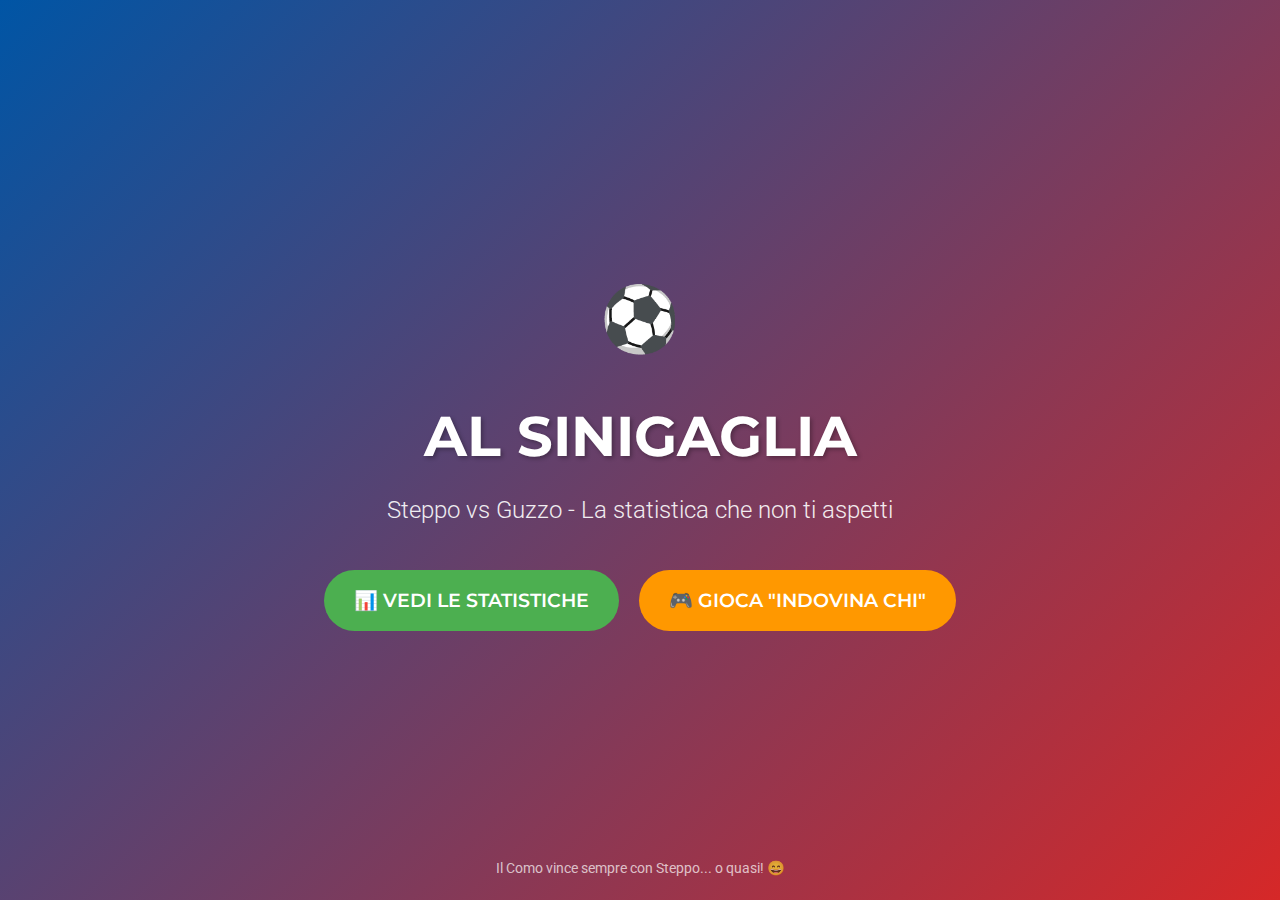
<file: index.html>
<!DOCTYPE html>
<html lang="it">
<head>
    <meta charset="UTF-8">
    <meta name="viewport" content="width=device-width, initial-scale=1.0">
    <title>Al Sinigaglia - Steppo vs Guzzo</title>
    <link rel="stylesheet" href="css/style.css">
    <link rel="preconnect" href="https://fonts.googleapis.com">
    <link rel="preconnect" href="https://fonts.gstatic.com" crossorigin>
    <link href="https://fonts.googleapis.com/css2?family=Montserrat:wght@400;600;700&family=Roboto:wght@300;400&display=swap" rel="stylesheet">
    <style>
        .homepage {
            min-height: 100vh;
            display: flex;
            flex-direction: column;
            justify-content: center;
            align-items: center;
            background: linear-gradient(135deg, #0055A5 0%, #D62828 100%);
            color: white;
            text-align: center;
            padding: 20px;
        }
        
        .logo {
            font-size: 4rem;
            margin-bottom: 20px;
            animation: pulse 2s infinite;
        }
        
        .title {
            font-family: 'Montserrat', sans-serif;
            font-size: 3.5rem;
            font-weight: 700;
            margin-bottom: 10px;
            text-shadow: 2px 2px 4px rgba(0,0,0,0.3);
        }
        
        .subtitle {
            font-family: 'Roboto', sans-serif;
            font-size: 1.5rem;
            font-weight: 300;
            margin-bottom: 40px;
            opacity: 0.9;
        }
        
        .nav-buttons {
            display: flex;
            gap: 20px;
            flex-wrap: wrap;
            justify-content: center;
        }
        
        .nav-btn {
            padding: 15px 30px;
            font-size: 1.2rem;
            font-family: 'Montserrat', sans-serif;
            font-weight: 600;
            border: none;
            border-radius: 50px;
            cursor: pointer;
            transition: all 0.3s ease;
            text-decoration: none;
            display: inline-block;
        }
        
        .nav-btn.stats {
            background: #4CAF50;
            color: white;
        }
        
        .nav-btn.game {
            background: #FF9800;
            color: white;
        }
        
        .nav-btn:hover {
            transform: translateY(-5px);
            box-shadow: 0 10px 20px rgba(0,0,0,0.2);
        }
        
        .stats-btn:hover {
            background: #45a049;
        }
        
        .game-btn:hover {
            background: #f57c00;
        }
        
        .footer {
            position: absolute;
            bottom: 20px;
            color: rgba(255,255,255,0.7);
            font-size: 0.9rem;
        }
        
        @keyframes pulse {
            0% { transform: scale(1); }
            50% { transform: scale(1.05); }
            100% { transform: scale(1); }
        }
        
        @media (max-width: 768px) {
            .title {
                font-size: 2.5rem;
            }
            .subtitle {
                font-size: 1.2rem;
            }
            .nav-buttons {
                flex-direction: column;
                align-items: center;
            }
            .nav-btn {
                width: 250px;
            }
        }
    </style>
</head>
<body>
    <div class="homepage">
        <div class="logo">⚽</div>
        <h1 class="title">AL SINIGAGLIA</h1>
        <p class="subtitle">Steppo vs Guzzo - La statistica che non ti aspetti</p>
        
        <div class="nav-buttons">
            <a href="stats.html" class="nav-btn stats">📊 VEDI LE STATISTICHE</a>
            <a href="game.html" class="nav-btn game">🎮 GIOCA "INDOVINA CHI"</a>
        </div>
        
        <div class="footer">
            <p>Il Como vince sempre con Steppo... o quasi! 😄</p>
        </div>
    </div>
</body>
</html>
</file>
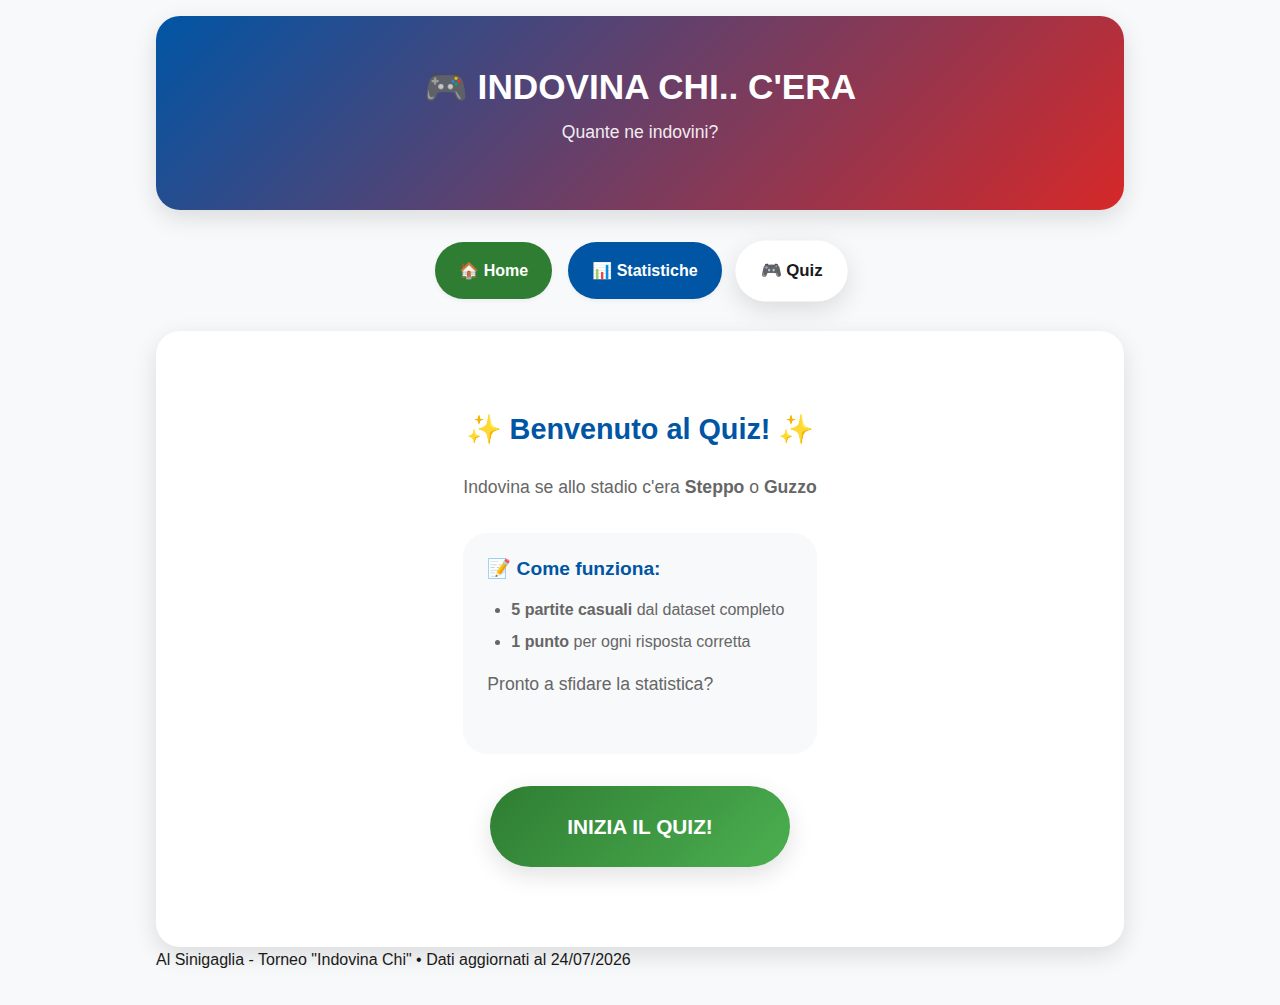
<file: game.html>
<!DOCTYPE html>
<html lang="it">
<head>
    <meta charset="UTF-8">
    <meta name="viewport" content="width=device-width, initial-scale=1.0">
    <title>Indovina Chi - Torneo a 5 partite | Al Sinigaglia</title>
    <link rel="stylesheet" href="css/style.css">
    <link rel="preconnect" href="https://fonts.googleapis.com">
    <link rel="preconnect" href="https://fonts.gstatic.com" crossorigin>
    <link href="https://fonts.googleapis.com/css2?family=Montserrat:wght@400;600;700;800&family=Roboto:wght@300;400;500&display=swap" rel="stylesheet">
    <link rel="stylesheet" href="css/variables.css">
    <link rel="stylesheet" href="css/base.css">
    <link rel="stylesheet" href="css/game.css">
    <link rel="stylesheet" href="css/mobile.css">
</head>
<body>
    <div class="game-page">
        <!-- Header -->
        <header class="page-header">
            <h1>🎮 INDOVINA CHI.. C'ERA</h1>
            <p>Quante ne indovini?</p>
        </header>
        
        <!-- Navigation -->
        <nav class="nav-menu">
            <a href="index.html" class="nav-link home">🏠 Home</a>
            <a href="stats.html" class="nav-link stats">📊 Statistiche</a>
            <a href="game.html" class="nav-link active">🎮 Quiz</a>
        </nav>
        
        <!-- Progress Bar -->
        <div class="progress-container" id="progress-container" style="display: none;">
            <div class="progress-header">
                <h2>Partita in corso</h2>
                <div id="quiz-score">Punteggio: 0/5</div>
            </div>
            <div class="progress-info">
                <div class="partita-counter">Partita: <span id="current-match">1</span>/5</div>
            </div>
            <div class="progress-bar">
                <div class="progress-fill" id="progress-fill"></div>
            </div>
        </div>
        
        <!-- Game Container -->
        <div class="game-container">
            <!-- Start Screen -->
            <div class="start-screen" id="start-screen">
                <h2>✨ Benvenuto al Quiz! ✨</h2>
                <p>Indovina se allo stadio c'era <strong>Steppo</strong> o <strong>Guzzo</strong></p>
                
                <div class="rules">
                    <h3>📝 Come funziona:</h3>
                    <ul>
                        <li><strong>5 partite casuali</strong> dal dataset completo</li>
                        <li><strong>1 punto</strong> per ogni risposta corretta</li>
                    </ul>
                    <p>Pronto a sfidare la statistica?</p>
                </div>
                
                <button class="start-btn" id="start-btn">INIZIA IL QUIZ!</button>
            </div>
            
            <!-- Match Display -->
            <div class="match-display" id="match-display" style="display: none;">
                <div class="match-card">
                    <div class="match-header">
                        <div class="match-competition" id="match-competition">Serie A</div>
                        <div class="match-date" id="match-date">24/08/2025</div>
                    </div>
                    
                    <div class="teams">
                        <div class="team como">
                            <div class="team-name">COMO</div>
                            <div class="team-score" id="como-score">2</div>
                        </div>
                        
                        <div class="vs">VS</div>
                        
                        <div class="team opponent">
                            <div class="team-name" id="opponent-name">LAZIO</div>
                            <div class="team-score" id="opponent-score">1</div>
                        </div>
                    </div>
                    
                    <div class="match-details">
                        <div class="detail-row">
                            <span>📍 Stadio:</span>
                            <span id="match-location">Giuseppe Sinigaglia</span>
                        </div>
                        <div class="detail-row">
                            <span>⏰ Orario:</span>
                            <span id="match-time">17:30</span>
                        </div>
                        <div class="detail-row">
                            <span>📊 Tiri:</span>
                            <span id="match-shots">19 (6 in porta)</span>
                        </div>
                    </div>
                </div>
                
                <h3 style="margin-bottom: 20px; color: #555;">Chi c'era allo stadio?</h3>
                
                <!-- Player Choice -->
                <div class="players-choice">
                    <button class="player-btn steppo-btn" id="steppo-btn">
                        <span class="player-emoji">👑</span>
                        <span>STEPPO</span>
                        <span class="player-subtitle">Il portafortuna</span>
                    </button>
                    
                    <button class="player-btn guzzo-btn" id="guzzo-btn">
                        <span class="player-emoji">😅</span>
                        <span>GUZZO</span>
                        <span class="player-subtitle">La... presenza</span>
                    </button>
                </div>
                
                <!-- Feedback -->
                <div class="feedback" id="feedback"></div>
                
                <!-- Next Button -->
                <button class="next-btn" id="next-btn">Continua →</button>
            </div>
            
            <!-- Results Screen -->
            <div class="results-screen" id="results-screen">
                <h2 class="results-title">🏆 RISULTATO FINALE</h2>
                
                <div class="score-card">
                    <div class="score-text">Il tuo punteggio:</div>
                    <div class="final-score" id="final-score">0/5</div>
                    <div class="score-text" id="score-message">Prova ancora!</div>
                </div>
                
                <div class="results-details">
                    <h3>📋 Dettaglio partite:</h3>
                    <div id="results-list"></div>
                </div>
                
                <div class="action-buttons">
                    <button class="action-btn play-again-btn" id="play-again-btn">🔄 Gioca di nuovo</button>
                    <a href="index.html" class="action-btn home-btn">🏠 Torna alla Home</a>
                </div>
            </div>
        </div>
        
        <footer>
            <p>Al Sinigaglia - Torneo "Indovina Chi" • Dati aggiornati al <span id="current-date"></span></p>
        </footer>
    </div>
    
    <!-- JavaScript -->
    <script src="js/game.js"></script>
    <script>
        // Aggiorna data footer
        document.getElementById('current-date').textContent = 
            new Date().toLocaleDateString('it-IT');
    </script>
</body>
</html>
</file>
<file: css/style.css>
/* style.css - Stili globali comuni */

* {
    margin: 0;
    padding: 0;
    box-sizing: border-box;
}

body {
    font-family: 'Roboto', sans-serif;
    line-height: 1.6;
    color: #333;
    background-color: #f5f7fa;
}

/* Reset e stili base */
a {
    text-decoration: none;
    color: inherit;
}

button {
    font-family: inherit;
    cursor: pointer;
}

img {
    max-width: 100%;
    height: auto;
}

/* Utility classes */
.container {
    width: 100%;
    max-width: 1200px;
    margin: 0 auto;
    padding: 0 20px;
}

.text-center {
    text-align: center;
}

.mt-20 { margin-top: 20px; }
.mt-30 { margin-top: 30px; }
.mt-40 { margin-top: 40px; }

.mb-20 { margin-bottom: 20px; }
.mb-30 { margin-bottom: 30px; }
.mb-40 { margin-bottom: 40px; }

/* Animazioni comuni */
@keyframes fadeIn {
    from { opacity: 0; transform: translateY(20px); }
    to { opacity: 1; transform: translateY(0); }
}

.fade-in {
    animation: fadeIn 0.5s ease-out;
}

/* Responsive */
@media (max-width: 768px) {
    .container {
        padding: 0 15px;
    }
    
    .hide-mobile {
        display: none !important;
    }
}

@media (min-width: 769px) {
    .hide-desktop {
        display: none !important;
    }
}
</file>
<file: css/variables.css>
/* variables.css - Variabili globali */
:root {
    /* Colori principali */
    --como-blue: #0055A5;
    --como-blue-light: #3a7bb8;
    --como-red: #D62828;
    --como-red-light: #e05252;
    
    /* Colori personaggi */
    --steppo-green: #2E7D32;
    --steppo-green-light: #4CAF50;
    --steppo-green-bg: #E8F5E9;
    
    --guzzo-orange: #F57C00;
    --guzzo-orange-light: #FF9800;
    --guzzo-orange-bg: #FFF3E0;
    
    /* Colori neutrali */
    --background: #f8f9fa;
    --card-bg: #ffffff;
    --card-bg-hover: #fdfdfd;
    --text-primary: #1a1a1a;
    --text-secondary: #666666;
    --text-tertiary: #999999;
    --border: #e0e0e0;
    --border-light: #f0f0f0;
    
    /* Shadow */
    --shadow-sm: 0 2px 4px rgba(0,0,0,0.05);
    --shadow-md: 0 4px 12px rgba(0,0,0,0.08);
    --shadow-lg: 0 8px 24px rgba(0,0,0,0.12);
    --shadow-xl: 0 12px 36px rgba(0,0,0,0.15);
    
    /* Border radius */
    --radius-sm: 8px;
    --radius-md: 16px;
    --radius-lg: 24px;
    --radius-xl: 32px;
    --radius-full: 9999px;
    
    /* Spacing */
    --space-xs: 4px;
    --space-sm: 8px;
    --space-md: 16px;
    --space-lg: 24px;
    --space-xl: 32px;
    --space-2xl: 48px;
    --space-3xl: 64px;
    
    /* Tipografia */
    --font-heading: 'Poppins', -apple-system, sans-serif;
    --font-body: 'Inter', -apple-system, sans-serif;
    --font-mono: 'SF Mono', Monaco, monospace;
    
    /* Breakpoints */
    --breakpoint-mobile: 320px;
    --breakpoint-tablet: 768px;
    --breakpoint-desktop: 1024px;
    --breakpoint-wide: 1280px;
    
    /* Animazioni */
    --transition-fast: 150ms ease;
    --transition-normal: 300ms ease;
    --transition-slow: 500ms ease;
    
    /* Z-index */
    --z-dropdown: 1000;
    --z-sticky: 1020;
    --z-fixed: 1030;
    --z-modal-backdrop: 1040;
    --z-modal: 1050;
    --z-popover: 1060;
    --z-tooltip: 1070;
}

/* Dark mode (opzionale per il futuro) */
@media (prefers-color-scheme: dark) {
    :root {
        --background: #121212;
        --card-bg: #1e1e1e;
        --card-bg-hover: #252525;
        --text-primary: #ffffff;
        --text-secondary: #b0b0b0;
        --text-tertiary: #888888;
        --border: #333333;
        --border-light: #2a2a2a;
        --shadow-md: 0 4px 12px rgba(0,0,0,0.25);
    }
}
</file>
<file: css/game.css>
/* game.css - Solo per game.html */
@import 'variables.css';

.game-page {
    min-height: 100vh;
    padding: var(--space-md);
    background: var(--background);
    display: flex;
    flex-direction: column;
}

/* Header */
.page-header {
    text-align: center;
    margin-bottom: var(--space-xl);
    padding: var(--space-xl) var(--space-lg);
    background: linear-gradient(135deg, var(--como-blue) 0%, var(--como-red) 100%);
    color: white;
    border-radius: var(--radius-lg);
    box-shadow: var(--shadow-lg);
}

.page-header h1 {
    font-size: 1.8rem;
    margin-bottom: var(--space-sm);
    display: flex;
    align-items: center;
    justify-content: center;
    gap: var(--space-sm);
}

.page-header p {
    opacity: 0.9;
    font-size: 1rem;
}

/* Navigation */
.nav-menu {
    display: flex;
    flex-wrap: wrap;
    gap: var(--space-sm);
    margin-bottom: var(--space-xl);
    justify-content: center;
}

.nav-link {
    padding: var(--space-md) var(--space-lg);
    background: var(--card-bg);
    border-radius: var(--radius-full);
    text-decoration: none;
    color: var(--text-primary);
    font-weight: 600;
    transition: all var(--transition-normal);
    box-shadow: var(--shadow-sm);
    display: flex;
    align-items: center;
    gap: var(--space-sm);
}

.nav-link:hover {
    transform: translateY(-2px);
    box-shadow: var(--shadow-md);
}

.nav-link.home {
    background: var(--steppo-green);
    color: white;
}

.nav-link.stats {
    background: var(--como-blue);
    color: white;
}

.nav-link.game {
    background: var(--guzzo-orange);
    color: white;
}

.nav-link.active {
    transform: scale(1.05);
    box-shadow: var(--shadow-lg);
}

/* Progress Container */
.progress-container {
    background: var(--card-bg);
    border-radius: var(--radius-lg);
    padding: var(--space-lg);
    margin-bottom: var(--space-xl);
    box-shadow: var(--shadow-md);
    display: none; /* Inizialmente nascosto */
}

.progress-header {
    display: flex;
    flex-direction: column;
    gap: var(--space-md);
    margin-bottom: var(--space-lg);
}

#quiz-score {
    font-size: 1.5rem;
    font-weight: 700;
    color: var(--guzzo-orange);
    background: var(--guzzo-orange-bg);
    padding: var(--space-md) var(--space-lg);
    border-radius: var(--radius-full);
    text-align: center;
    font-family: var(--font-heading);
}

.progress-info {
    display: flex;
    justify-content: space-between;
    align-items: center;
    margin-bottom: var(--space-md);
}

.partita-counter {
    font-weight: 600;
    color: var(--text-primary);
}

.partita-counter span {
    color: var(--guzzo-orange);
    font-size: 1.3rem;
}

.progress-bar {
    height: 10px;
    background: var(--border);
    border-radius: var(--radius-full);
    overflow: hidden;
}

.progress-fill {
    height: 100%;
    background: linear-gradient(90deg, var(--steppo-green), var(--guzzo-orange));
    border-radius: var(--radius-full);
    transition: width 0.5s ease;
    width: 0%;
}

/* Game Container */
.game-container {
    flex: 1;
    background: var(--card-bg);
    border-radius: var(--radius-lg);
    padding: var(--space-xl);
    box-shadow: var(--shadow-lg);
    display: flex;
    flex-direction: column;
}

/* Start Screen */
.start-screen {
    text-align: center;
    max-width: 600px;
    margin: 0 auto;
    padding: var(--space-xl) 0;
}

.start-screen h2 {
    font-size: 1.8rem;
    color: var(--como-blue);
    margin-bottom: var(--space-lg);
}

.start-screen p {
    font-size: 1.1rem;
    line-height: 1.6;
    color: var(--text-secondary);
    margin-bottom: var(--space-xl);
}

.rules {
    background: var(--background);
    padding: var(--space-lg);
    border-radius: var(--radius-lg);
    margin-bottom: var(--space-xl);
    text-align: left;
}

.rules h3 {
    color: var(--como-blue);
    margin-bottom: var(--space-md);
    font-size: 1.2rem;
}

.rules ul {
    padding-left: var(--space-lg);
    margin-bottom: var(--space-md);
}

.rules li {
    margin-bottom: var(--space-sm);
    line-height: 1.5;
    color: var(--text-secondary);
}

.start-btn {
    width: 100%;
    max-width: 300px;
    padding: var(--space-lg);
    font-size: 1.3rem;
    font-weight: 700;
    background: linear-gradient(135deg, var(--steppo-green), var(--steppo-green-light));
    color: white;
    border: none;
    border-radius: var(--radius-full);
    cursor: pointer;
    transition: all var(--transition-normal);
    box-shadow: var(--shadow-lg);
}

.start-btn:hover {
    transform: translateY(-3px);
    box-shadow: var(--shadow-xl);
}

.start-btn:active {
    transform: scale(0.98);
}

/* Match Display */
.match-display {
    width: 100%;
    display: none; /* Inizialmente nascosto */
}

.match-card {
    background: linear-gradient(135deg, #667eea 0%, #764ba2 100%);
    border-radius: var(--radius-lg);
    padding: var(--space-xl);
    color: white;
    box-shadow: var(--shadow-lg);
    margin-bottom: var(--space-xl);
}

.match-header {
    display: flex;
    flex-direction: column;
    gap: var(--space-sm);
    margin-bottom: var(--space-lg);
}

.match-competition {
    background: rgba(255,255,255,0.2);
    padding: var(--space-xs) var(--space-md);
    border-radius: var(--radius-full);
    font-size: 0.9rem;
    font-weight: 500;
    align-self: flex-start;
}

.match-date {
    font-size: 1rem;
    opacity: 0.9;
}

.teams {
    display: flex;
    flex-direction: column;
    gap: var(--space-md);
    margin: var(--space-xl) 0;
}

.team {
    display: flex;
    flex-direction: column;
    align-items: center;
}

.team.como .team-name {
    color: #FFD700;
    font-weight: 700;
}

.team-name {
    font-size: 1.2rem;
    margin-bottom: var(--space-sm);
    opacity: 0.9;
}

.team-score {
    font-size: 3rem;
    font-weight: 800;
    font-family: var(--font-heading);
    text-shadow: 2px 2px 4px rgba(0,0,0,0.3);
}

.vs {
    font-size: 1.5rem;
    font-weight: 700;
    color: rgba(255,255,255,0.7);
    margin: var(--space-sm) 0;
}

.match-details {
    background: rgba(255,255,255,0.1);
    padding: var(--space-lg);
    border-radius: var(--radius-md);
    margin-top: var(--space-lg);
}

.detail-row {
    display: flex;
    justify-content: space-between;
    margin-bottom: var(--space-sm);
    font-size: 0.95rem;
}

/* Player Choice */
.players-choice {
    display: flex;
    flex-direction: column;
    gap: var(--space-md);
    margin: var(--space-xl) 0;
}

.player-btn {
    width: 100%;
    padding: var(--space-xl);
    border: none;
    border-radius: var(--radius-lg);
    font-size: 1.3rem;
    font-weight: 700;
    cursor: pointer;
    transition: all var(--transition-normal);
    display: flex;
    flex-direction: column;
    align-items: center;
    gap: var(--space-sm);
    box-shadow: var(--shadow-md);
}

.player-btn:active:not(:disabled) {
    transform: scale(0.98);
}

.player-btn:disabled {
    opacity: 0.6;
    cursor: not-allowed;
}

.steppo-btn {
    background: linear-gradient(135deg, var(--steppo-green), var(--steppo-green-light));
    color: white;
}

.guzzo-btn {
    background: linear-gradient(135deg, var(--guzzo-orange), var(--guzzo-orange-light));
    color: white;
}

.player-emoji {
    font-size: 2rem;
}

.player-subtitle {
    font-size: 0.9rem;
    opacity: 0.9;
    font-weight: 400;
}

/* Feedback */
.feedback {
    width: 100%;
    padding: var(--space-lg);
    border-radius: var(--radius-lg);
    font-size: 1.2rem;
    font-weight: 600;
    text-align: center;
    display: none;
    margin: var(--space-lg) 0;
    animation: fadeIn 0.3s ease-out;
}

.feedback.correct {
    background: linear-gradient(135deg, #d4edda, #c3e6cb);
    color: #155724;
    border: 2px solid #155724;
}

.feedback.wrong {
    background: linear-gradient(135deg, #f8d7da, #f5c6cb);
    color: #721c24;
    border: 2px solid #721c24;
}

/* Results Screen */
.results-screen {
    display: none; /* Inizialmente nascosto */
    text-align: center;
    padding: var(--space-xl) 0;
}

.results-title {
    font-size: 1.8rem;
    color: var(--como-blue);
    margin-bottom: var(--space-xl);
}

.score-card {
    background: linear-gradient(135deg, #6a11cb 0%, #2575fc 100%);
    color: white;
    border-radius: var(--radius-lg);
    padding: var(--space-xl);
    margin-bottom: var(--space-xl);
    box-shadow: var(--shadow-lg);
}

.final-score {
    font-size: 4rem;
    font-weight: 800;
    font-family: var(--font-heading);
    margin: var(--space-lg) 0;
    text-shadow: 2px 2px 4px rgba(0,0,0,0.3);
}

.score-text {
    font-size: 1.2rem;
    opacity: 0.9;
}

.results-details {
    background: var(--card-bg);
    border-radius: var(--radius-lg);
    padding: var(--space-lg);
    margin-bottom: var(--space-xl);
    box-shadow: var(--shadow-md);
}

.results-details h3 {
    color: var(--como-blue);
    margin-bottom: var(--space-lg);
    text-align: left;
}

.match-result {
    display: flex;
    flex-direction: column;
    gap: var(--space-sm);
    padding: var(--space-md);
    margin-bottom: var(--space-sm);
    background: var(--background);
    border-radius: var(--radius-md);
    text-align: left;
}

.match-result.correct {
    border-left: 4px solid var(--steppo-green);
}

.match-result.wrong {
    border-left: 4px solid var(--guzzo-orange);
}

.match-summary {
    font-size: 0.95rem;
}

.match-verdict {
    font-weight: 600;
    padding: var(--space-xs) var(--space-md);
    border-radius: var(--radius-full);
    align-self: flex-start;
}

.match-verdict.correct {
    background: var(--steppo-green-bg);
    color: var(--steppo-green);
}

.match-verdict.wrong {
    background: var(--guzzo-orange-bg);
    color: var(--guzzo-orange);
}

.action-buttons {
    display: flex;
    flex-direction: column;
    gap: var(--space-md);
}

.action-btn {
    padding: var(--space-lg);
    font-size: 1.1rem;
    font-weight: 600;
    border: none;
    border-radius: var(--radius-full);
    cursor: pointer;
    transition: all var(--transition-normal);
    text-decoration: none;
    text-align: center;
}

.play-again-btn {
    background: linear-gradient(135deg, var(--steppo-green), var(--steppo-green-light));
    color: white;
    box-shadow: var(--shadow-md);
}

.home-btn {
    background: linear-gradient(135deg, var(--como-blue), var(--como-blue-light));
    color: white;
    box-shadow: var(--shadow-md);
}

/* Footer */
.game-footer {
    text-align: center;
    margin-top: var(--space-2xl);
    padding: var(--space-lg);
    color: var(--text-secondary);
    font-size: 0.9rem;
    border-top: 1px solid var(--border);
}

/* TABLET (768px+) */
@media (min-width: 768px) {
    .game-page {
        padding: var(--space-lg);
    }
    
    .page-header {
        padding: var(--space-2xl) var(--space-xl);
    }
    
    .page-header h1 {
        font-size: 2.2rem;
    }
    
    .page-header p {
        font-size: 1.1rem;
    }
    
    .nav-menu {
        gap: var(--space-md);
    }
    
    .progress-header {
        flex-direction: row;
        justify-content: space-between;
        align-items: center;
    }
    
    .teams {
        flex-direction: row;
        justify-content: center;
        align-items: center;
        gap: var(--space-xl);
    }
    
    .team {
        flex: 1;
    }
    
    .team-score {
        font-size: 3.5rem;
    }
    
    .players-choice {
        flex-direction: row;
        gap: var(--space-xl);
    }
    
    .player-btn {
        flex: 1;
        padding: var(--space-xl);
    }
    
    .match-result {
        flex-direction: row;
        justify-content: space-between;
        align-items: center;
    }
    
    .action-buttons {
        flex-direction: row;
        justify-content: center;
        gap: var(--space-xl);
    }
    
    .action-btn {
        min-width: 200px;
    }
}

/* DESKTOP (1024px+) */
@media (min-width: 1024px) {
    .game-page {
        max-width: 1000px;
        margin: 0 auto;
        padding: var(--space-xl);
    }
    
    .game-container {
        padding: var(--space-2xl);
    }
    
    .team-score {
        font-size: 4rem;
    }
    
    .final-score {
        font-size: 5rem;
    }
}
</file>
<file: css/mobile.css>
/* mobile.css - Media queries e ottimizzazioni mobile */
@import 'variables.css';

/* ====== OTTIMIZZAZIONI MOBILE-SPECIFICHE ====== */

/* 1. Migliore gestione touch su iOS */
@media (hover: none) and (pointer: coarse) {
    /* Aumenta target touch */
    .btn,
    .nav-link,
    .player-btn,
    .action-btn {
        min-height: 44px; /* Apple Human Interface Guidelines */
        min-width: 44px;
    }
    
    /* Rimuovi hover effects su mobile */
    .btn:hover,
    .nav-link:hover,
    .player-btn:hover,
    .action-btn:hover {
        transform: none !important;
    }
    
    /* Migliore feedback al touch */
    .btn:active,
    .nav-link:active,
    .player-btn:active,
    .action-btn:active {
        transform: scale(0.95) !important;
        opacity: 0.9;
    }
}

/* 2. Previeni zoom su input su iOS */
@media screen and (max-width: 768px) {
    input,
    select,
    textarea {
        font-size: 16px !important; /* Previene zoom automatico iOS */
    }
}

/* 3. Safe area per iPhone X e superiori */
@supports (padding: max(0px)) {
    .game-page,
    .stats-page {
        padding-top: max(var(--space-md), env(safe-area-inset-top));
        padding-bottom: max(var(--space-md), env(safe-area-inset-bottom));
        padding-left: max(var(--space-md), env(safe-area-inset-left));
        padding-right: max(var(--space-md), env(safe-area-inset-right));
    }
    
    .homepage {
        padding-top: max(var(--space-xl), env(safe-area-inset-top));
        padding-bottom: max(var(--space-xl), env(safe-area-inset-bottom));
    }
}

/* 4. Performance migliori su mobile */
@media (max-width: 768px) {
    /* Riduci animazioni complesse */
    .card,
    .stat-card,
    .match-card {
        transition: transform 0.2s ease, box-shadow 0.2s ease;
    }
    
    /* Riduci ombre per performance */
    .card,
    .stat-card,
    .match-card,
    .btn,
    .nav-link {
        box-shadow: var(--shadow-sm);
    }
    
    /* Riduci effetti blur e gradient complessi */
    .page-header,
    .score-card,
    .match-card {
        background-attachment: scroll;
    }
}

/* 5. Layout specifici per schermi piccoli */
@media (max-width: 480px) {
    /* Riduci padding su schermi molto piccoli */
    .page-header,
    .stat-card,
    .game-container {
        padding: var(--space-md) !important;
    }
    
    /* Riduci font sizes */
    h1 { font-size: 1.8rem !important; }
    h2 { font-size: 1.4rem !important; }
    h3 { font-size: 1.2rem !important; }
    
    .team-score {
        font-size: 2.5rem !important;
    }
    
    .final-score {
        font-size: 3rem !important;
    }
    
    /* Stack verticale completo */
    .progress-header,
    .match-header,
    .detail-row {
        flex-direction: column;
        gap: var(--space-sm);
        align-items: flex-start;
    }
    
    /* Numeri più leggibili */
    .stat-value {
        font-size: 1.5rem !important;
    }
    
    /* Pulsanti a larghezza piena */
    .nav-buttons,
    .players-choice,
    .action-buttons {
        width: 100%;
    }
    
    .nav-btn,
    .player-btn,
    .action-btn {
        width: 100%;
    }
}

/* 6. Orientamento landscape su mobile */
@media (max-height: 500px) and (orientation: landscape) {
    .homepage {
        padding: var(--space-md);
        min-height: auto;
    }
    
    .logo {
        font-size: 2.5rem;
        margin-bottom: var(--space-sm);
    }
    
    .title {
        font-size: 1.8rem;
        margin-bottom: var(--space-xs);
    }
    
    .subtitle {
        font-size: 1rem;
        margin-bottom: var(--space-md);
    }
    
    .nav-buttons {
        flex-direction: row;
        gap: var(--space-sm);
    }
    
    .nav-btn {
        padding: var(--space-md);
        font-size: 1rem;
    }
    
    /* Per il gioco in landscape */
    .game-container {
        padding: var(--space-md);
    }
    
    .match-card {
        padding: var(--space-md);
    }
    
    .teams {
        flex-direction: row;
        gap: var(--space-md);
        margin: var(--space-md) 0;
    }
}

/* 7. Supporto per dark mode ridotto motion */
@media (prefers-reduced-motion: reduce) {
    *,
    *::before,
    *::after {
        animation-duration: 0.01ms !important;
        animation-iteration-count: 1 !important;
        transition-duration: 0.01ms !important;
        scroll-behavior: auto !important;
    }
}

/* 8. Ottimizzazioni per connessioni lente */
@media (prefers-reduced-data: reduce) {
    /* Rimuovi gradient complessi */
    .page-header,
    .score-card,
    .match-card {
        background: var(--como-blue) !important;
    }
    
    /* Rimuovi immagini decorative */
    .homepage::before {
        display: none;
    }
    
    /* Rimuovi box-shadow complessi */
    .card,
    .stat-card,
    .btn,
    .nav-link {
        box-shadow: none !important;
        border: 1px solid var(--border);
    }
}

/* 9. Contenuto ad altezza viewport sicura */
.full-viewport {
    min-height: calc(100vh - env(safe-area-inset-top) - env(safe-area-inset-bottom));
}

/* 10. Scrollbar più sottile su mobile */
@media (max-width: 768px) {
    ::-webkit-scrollbar {
        width: 4px;
    }
    
    ::-webkit-scrollbar-track {
        background: var(--border-light);
    }
    
    ::-webkit-scrollbar-thumb {
        background: var(--text-tertiary);
        border-radius: var(--radius-full);
    }
}

/* 11. Text-size-adjust per leggibilità */
@media (max-width: 768px) {
    html {
        -webkit-text-size-adjust: 100%;
        -ms-text-size-adjust: 100%;
        text-size-adjust: 100%;
    }
}

/* 12. Previeni overflow orizzontale */
.mobile-scroll-container {
    overflow-x: auto;
    -webkit-overflow-scrolling: touch;
    scrollbar-width: none; /* Firefox */
    -ms-overflow-style: none; /* IE/Edge */
}

.mobile-scroll-container::-webkit-scrollbar {
    display: none; /* Chrome/Safari */
}

/* 13. Ottimizza le tabelle per mobile */
@media (max-width: 768px) {
    .mobile-table {
        display: block;
        width: 100%;
        overflow-x: auto;
    }
}
</file>
<file: css/base.css>
/* base.css - Reset e stili base */
@import 'variables.css';

*,
*::before,
*::after {
    margin: 0;
    padding: 0;
    box-sizing: border-box;
    -webkit-font-smoothing: antialiased;
    -moz-osx-font-smoothing: grayscale;
}

/* Rimuove tap highlight su mobile */
* {
    -webkit-tap-highlight-color: transparent;
}

html {
    font-size: 16px;
    scroll-behavior: smooth;
    height: 100%;
}

body {
    font-family: var(--font-body);
    font-size: 1rem;
    line-height: 1.6;
    color: var(--text-primary);
    background-color: var(--background);
    min-height: 100vh;
    overflow-x: hidden;
}

/* Tipografia */
h1, h2, h3, h4, h5, h6 {
    font-family: var(--font-heading);
    font-weight: 600;
    line-height: 1.3;
    margin-bottom: var(--space-md);
}

h1 {
    font-size: 2rem;
    font-weight: 700;
}

h2 {
    font-size: 1.5rem;
}

h3 {
    font-size: 1.25rem;
}

p {
    margin-bottom: var(--space-md);
}

a {
    color: var(--como-blue);
    text-decoration: none;
    transition: color var(--transition-fast);
}

a:hover {
    color: var(--como-blue-light);
}

/* Immagini responsive */
img {
    max-width: 100%;
    height: auto;
    display: block;
}

/* Liste */
ul, ol {
    padding-left: var(--space-lg);
    margin-bottom: var(--space-md);
}

li {
    margin-bottom: var(--space-xs);
}

/* Form elements */
button,
input,
select,
textarea {
    font-family: inherit;
    font-size: inherit;
    line-height: inherit;
}

button {
    cursor: pointer;
    border: none;
    background: none;
    font-family: var(--font-heading);
}

/* Utility classes */
.container {
    width: 100%;
    max-width: 1200px;
    margin: 0 auto;
    padding: 0 var(--space-md);
}

.text-center {
    text-align: center;
}

.text-right {
    text-align: right;
}

.mb-0 { margin-bottom: 0 !important; }
.mb-1 { margin-bottom: var(--space-xs) !important; }
.mb-2 { margin-bottom: var(--space-sm) !important; }
.mb-3 { margin-bottom: var(--space-md) !important; }
.mb-4 { margin-bottom: var(--space-lg) !important; }
.mb-5 { margin-bottom: var(--space-xl) !important; }

.mt-0 { margin-top: 0 !important; }
.mt-1 { margin-top: var(--space-xs) !important; }
.mt-2 { margin-top: var(--space-sm) !important; }
.mt-3 { margin-top: var(--space-md) !important; }
.mt-4 { margin-top: var(--space-lg) !important; }
.mt-5 { margin-top: var(--space-xl) !important; }

.p-0 { padding: 0 !important; }
.p-1 { padding: var(--space-xs) !important; }
.p-2 { padding: var(--space-sm) !important; }
.p-3 { padding: var(--space-md) !important; }
.p-4 { padding: var(--space-lg) !important; }
.p-5 { padding: var(--space-xl) !important; }

.d-none { display: none !important; }
.d-block { display: block !important; }
.d-flex { display: flex !important; }
.d-grid { display: grid !important; }

.flex-column { flex-direction: column !important; }
.flex-wrap { flex-wrap: wrap !important; }
.justify-center { justify-content: center !important; }
.justify-between { justify-content: space-between !important; }
.align-center { align-items: center !important; }
.gap-1 { gap: var(--space-xs) !important; }
.gap-2 { gap: var(--space-sm) !important; }
.gap-3 { gap: var(--space-md) !important; }
.gap-4 { gap: var(--space-lg) !important; }

/* Card base */
.card {
    background: var(--card-bg);
    border-radius: var(--radius-md);
    padding: var(--space-lg);
    box-shadow: var(--shadow-md);
    transition: all var(--transition-normal);
}

.card:hover {
    box-shadow: var(--shadow-lg);
    transform: translateY(-2px);
}

/* Button base */
.btn {
    display: inline-flex;
    align-items: center;
    justify-content: center;
    gap: var(--space-sm);
    padding: var(--space-md) var(--space-lg);
    border-radius: var(--radius-full);
    font-family: var(--font-heading);
    font-weight: 600;
    font-size: 1rem;
    border: none;
    cursor: pointer;
    transition: all var(--transition-normal);
    text-decoration: none;
    white-space: nowrap;
    user-select: none;
    position: relative;
    overflow: hidden;
}

.btn:active {
    transform: scale(0.98);
}

.btn-primary {
    background: var(--como-blue);
    color: white;
}

.btn-primary:hover {
    background: var(--como-blue-light);
}

.btn-secondary {
    background: var(--text-secondary);
    color: white;
}

.btn-steppo {
    background: linear-gradient(135deg, var(--steppo-green), var(--steppo-green-light));
    color: white;
}

.btn-guzzo {
    background: linear-gradient(135deg, var(--guzzo-orange), var(--guzzo-orange-light));
    color: white;
}

/* Animazioni */
@keyframes fadeIn {
    from { opacity: 0; transform: translateY(10px); }
    to { opacity: 1; transform: translateY(0); }
}

@keyframes fadeOut {
    from { opacity: 1; transform: translateY(0); }
    to { opacity: 0; transform: translateY(-10px); }
}

@keyframes slideInLeft {
    from { transform: translateX(-20px); opacity: 0; }
    to { transform: translateX(0); opacity: 1; }
}

@keyframes slideInRight {
    from { transform: translateX(20px); opacity: 0; }
    to { transform: translateX(0); opacity: 1; }
}

@keyframes pulse {
    0%, 100% { transform: scale(1); }
    50% { transform: scale(1.05); }
}

@keyframes shake {
    0%, 100% { transform: translateX(0); }
    10%, 30%, 50%, 70%, 90% { transform: translateX(-5px); }
    20%, 40%, 60%, 80% { transform: translateX(5px); }
}

.animate-fade-in {
    animation: fadeIn 0.5s ease-out;
}

.animate-pulse {
    animation: pulse 0.5s ease-in-out;
}

.animate-shake {
    animation: shake 0.5s ease-in-out;
}

/* Loading skeleton */
.skeleton {
    background: linear-gradient(90deg, #f0f0f0 25%, #e0e0e0 50%, #f0f0f0 75%);
    background-size: 200% 100%;
    animation: loading 1.5s infinite;
    border-radius: var(--radius-sm);
}

@keyframes loading {
    0% { background-position: 200% 0; }
    100% { background-position: -200% 0; }
}

/* Safe area per notch iPhone */
@supports (padding: max(0px)) {
    body {
        padding-left: min(0px, env(safe-area-inset-left));
        padding-right: min(0px, env(safe-area-inset-right));
        padding-top: min(0px, env(safe-area-inset-top));
        padding-bottom: min(0px, env(safe-area-inset-bottom));
    }
}
</file>
